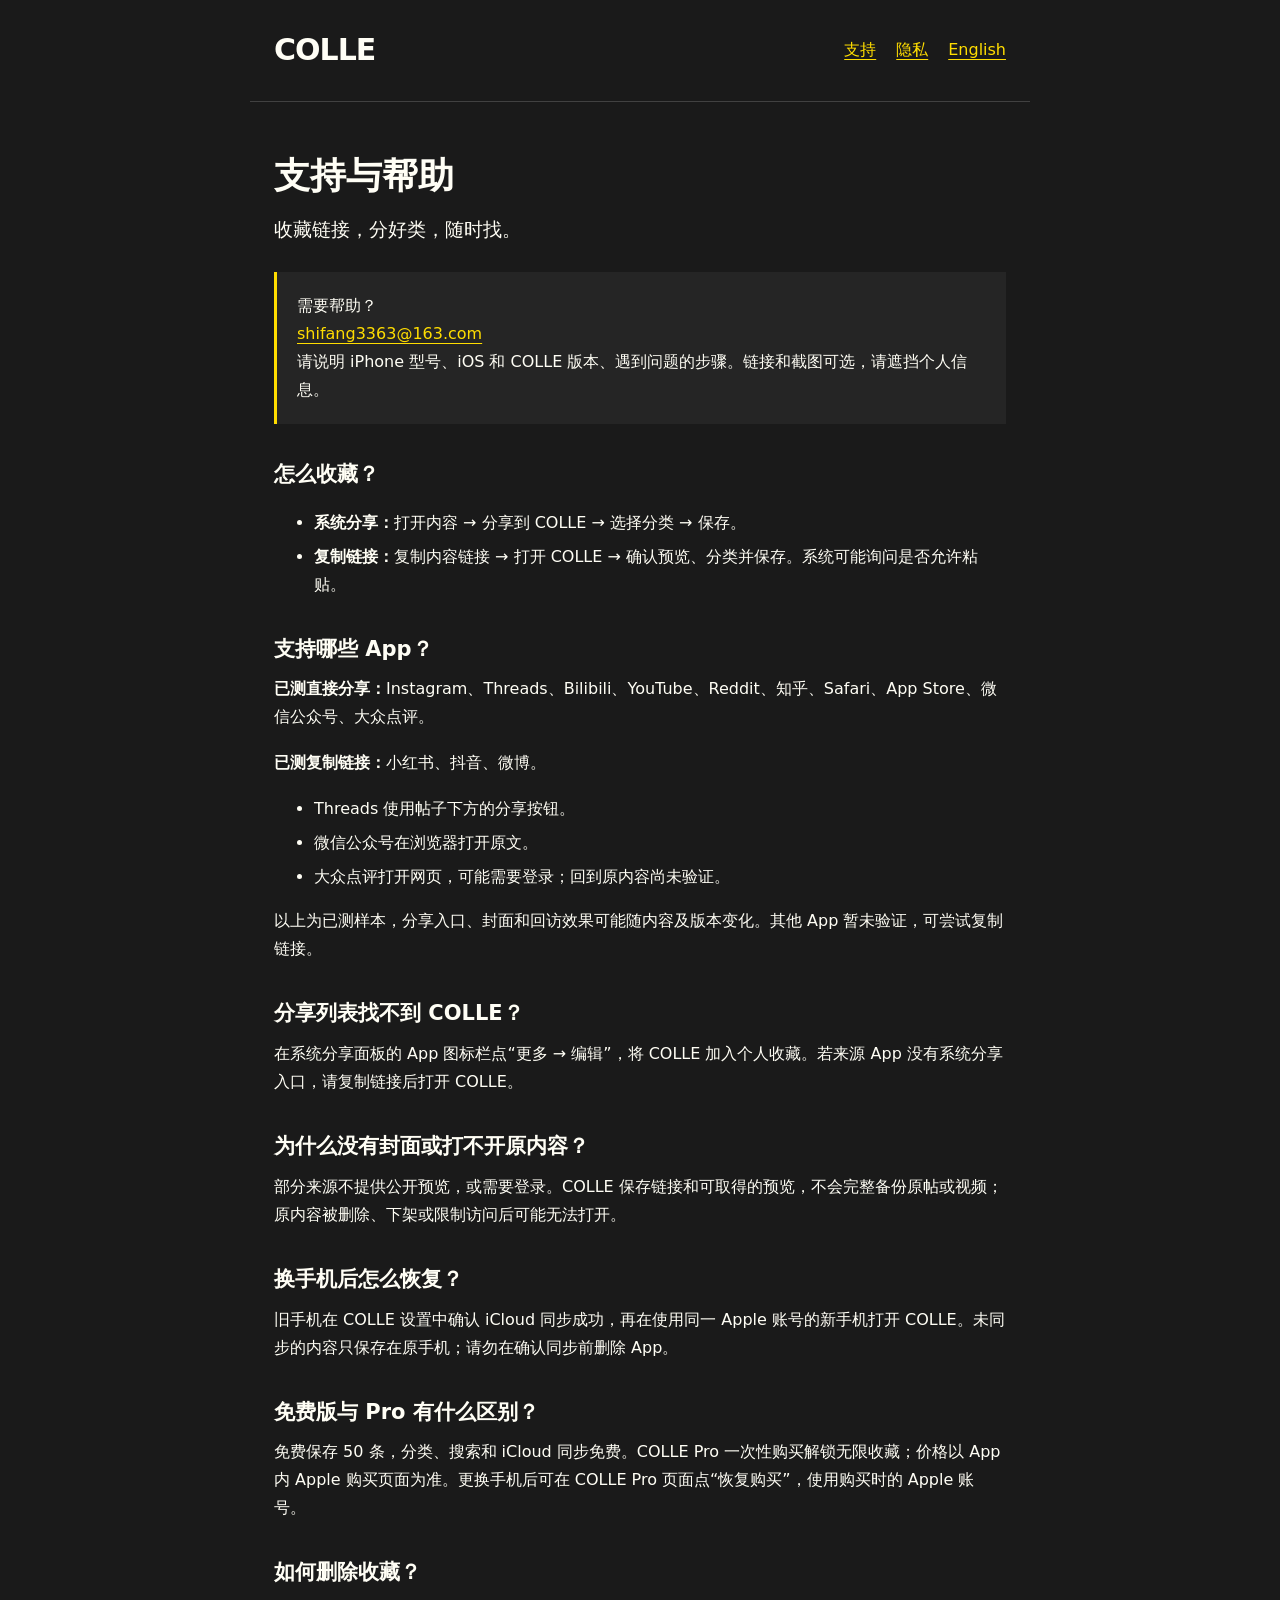
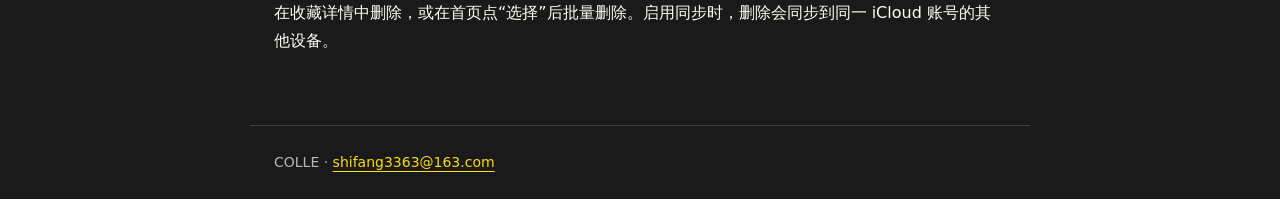
<file: index.html>
<!doctype html><html lang="zh-Hans"><head><meta charset="utf-8"><meta name="viewport" content="width=device-width,initial-scale=1"><meta name="description" content="支持与帮助 · COLLE"><title>支持与帮助 · COLLE</title><link rel="stylesheet" href="style.css"></head><body><header><a class="brand" href="index.html">COLLE</a><nav aria-label="导航"><a href="index.html">支持</a><a href="privacy.html">隐私</a><a href="support-en.html" lang="en">English</a></nav></header><main><h1>支持与帮助</h1><p class="intro">收藏链接，分好类，随时找。</p><div class="contact">需要帮助？<br><a href="mailto:shifang3363@163.com">shifang3363@163.com</a><br>请说明 iPhone 型号、iOS 和 COLLE 版本、遇到问题的步骤。链接和截图可选，请遮挡个人信息。</div>
<h2>怎么收藏？</h2><ul><li><strong>系统分享：</strong>打开内容 → 分享到 COLLE → 选择分类 → 保存。</li><li><strong>复制链接：</strong>复制内容链接 → 打开 COLLE → 确认预览、分类并保存。系统可能询问是否允许粘贴。</li></ul>
<h2>支持哪些 App？</h2><p><strong>已测直接分享：</strong>Instagram、Threads、Bilibili、YouTube、Reddit、知乎、Safari、App Store、微信公众号、大众点评。</p><p><strong>已测复制链接：</strong>小红书、抖音、微博。</p><ul><li>Threads 使用帖子下方的分享按钮。</li><li>微信公众号在浏览器打开原文。</li><li>大众点评打开网页，可能需要登录；回到原内容尚未验证。</li></ul><p>以上为已测样本，分享入口、封面和回访效果可能随内容及版本变化。其他 App 暂未验证，可尝试复制链接。</p>
<h2>分享列表找不到 COLLE？</h2><p>在系统分享面板的 App 图标栏点“更多 → 编辑”，将 COLLE 加入个人收藏。若来源 App 没有系统分享入口，请复制链接后打开 COLLE。</p>
<h2>为什么没有封面或打不开原内容？</h2><p>部分来源不提供公开预览，或需要登录。COLLE 保存链接和可取得的预览，不会完整备份原帖或视频；原内容被删除、下架或限制访问后可能无法打开。</p>
<h2>换手机后怎么恢复？</h2><p>旧手机在 COLLE 设置中确认 iCloud 同步成功，再在使用同一 Apple 账号的新手机打开 COLLE。未同步的内容只保存在原手机；请勿在确认同步前删除 App。</p>
<h2>免费版与 Pro 有什么区别？</h2><p>免费保存 50 条，分类、搜索和 iCloud 同步免费。COLLE Pro 一次性购买解锁无限收藏；价格以 App 内 Apple 购买页面为准。更换手机后可在 COLLE Pro 页面点“恢复购买”，使用购买时的 Apple 账号。</p>
<h2>如何删除收藏？</h2><p>在收藏详情中删除，或在首页点“选择”后批量删除。启用同步时，删除会同步到同一 iCloud 账号的其他设备。</p></main><footer>COLLE · <a href="mailto:shifang3363@163.com">shifang3363@163.com</a></footer></body></html>
</file>
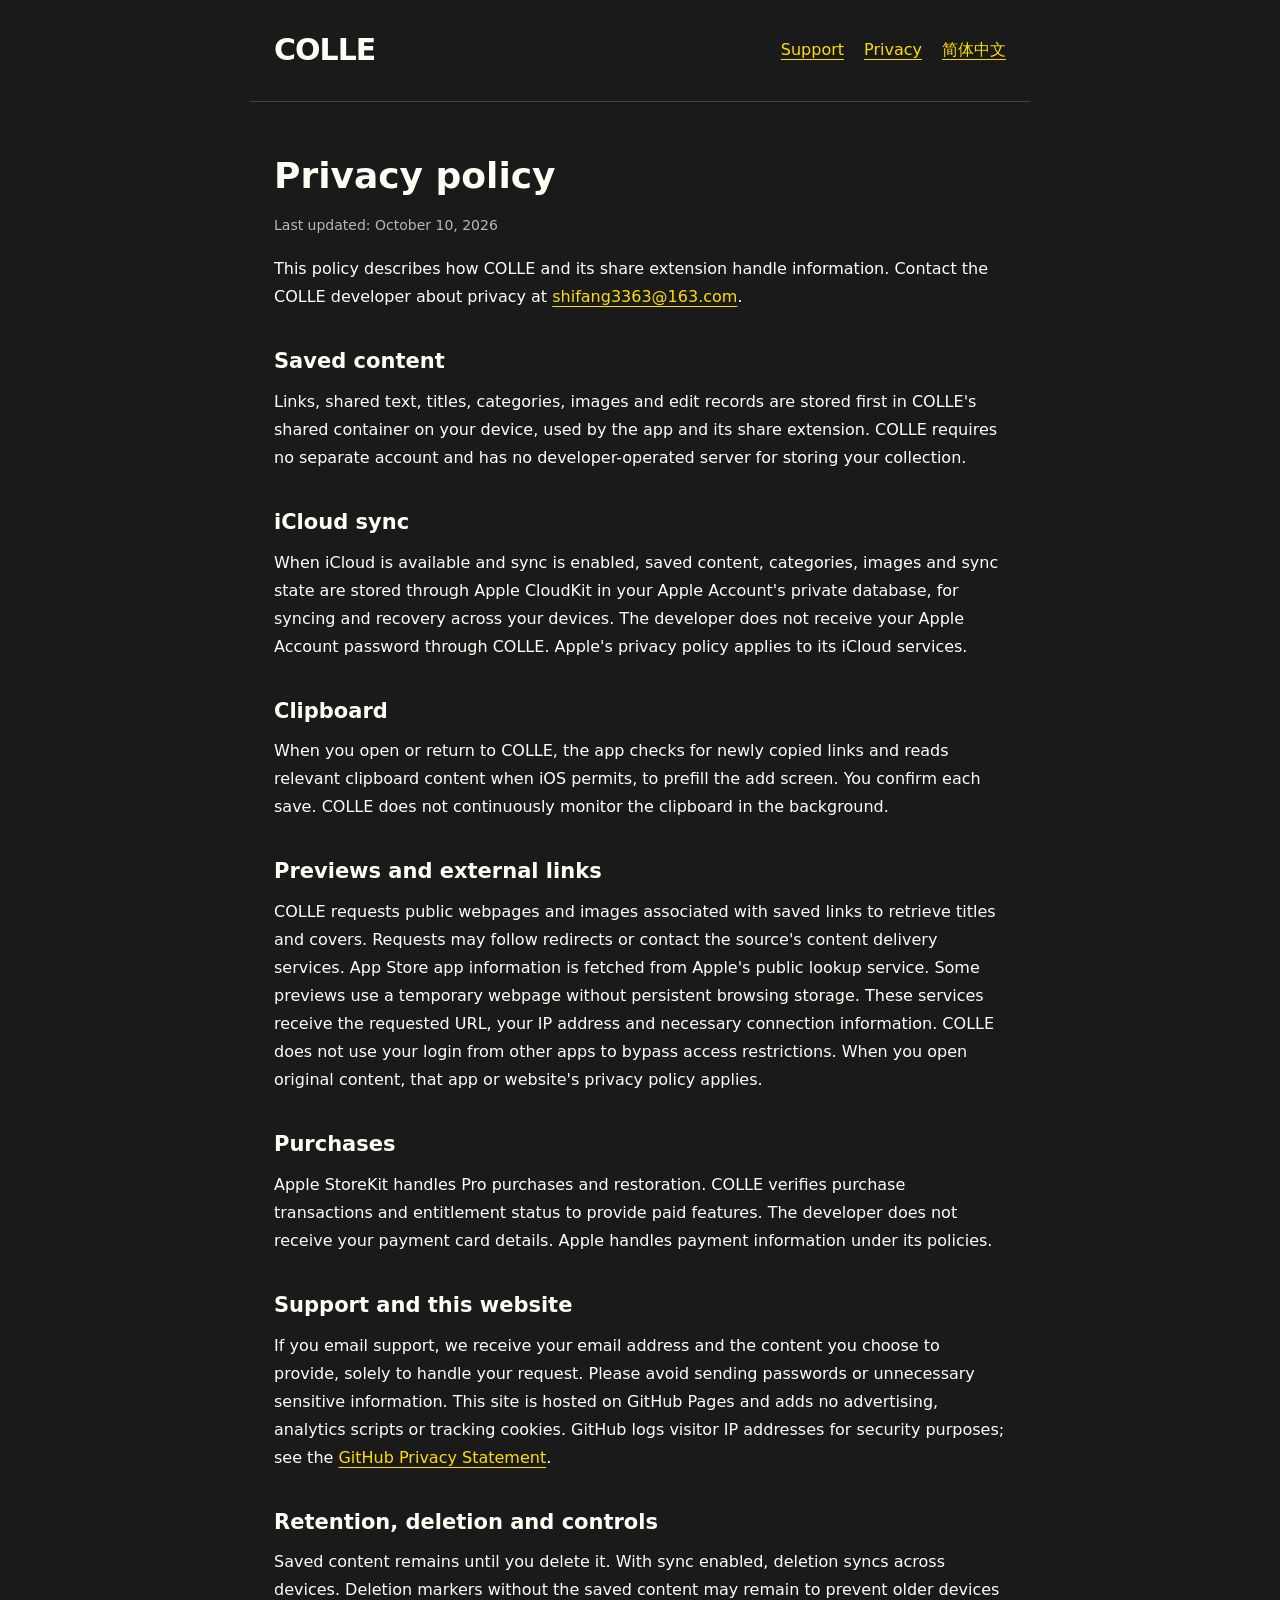
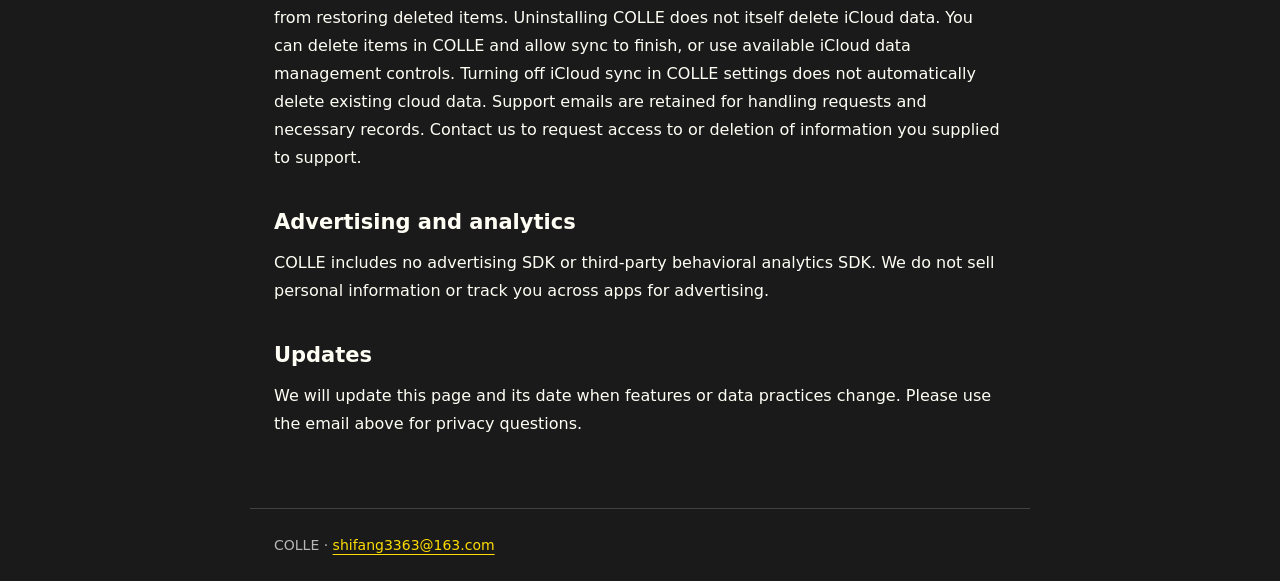
<file: privacy-en.html>
<!doctype html><html lang="en"><head><meta charset="utf-8"><meta name="viewport" content="width=device-width,initial-scale=1"><meta name="description" content="Privacy policy · COLLE"><title>Privacy policy · COLLE</title><link rel="stylesheet" href="style.css"></head><body><header><a class="brand" href="support-en.html">COLLE</a><nav aria-label="Navigation"><a href="support-en.html">Support</a><a href="privacy-en.html">Privacy</a><a href="privacy.html" lang="zh-Hans">简体中文</a></nav></header><main><h1>Privacy policy</h1><p class="meta">Last updated: October 10, 2026</p><p>This policy describes how COLLE and its share extension handle information. Contact the COLLE developer about privacy at <a href="mailto:shifang3363@163.com">shifang3363@163.com</a>.</p>
<h2>Saved content</h2><p>Links, shared text, titles, categories, images and edit records are stored first in COLLE's shared container on your device, used by the app and its share extension. COLLE requires no separate account and has no developer-operated server for storing your collection.</p>
<h2>iCloud sync</h2><p>When iCloud is available and sync is enabled, saved content, categories, images and sync state are stored through Apple CloudKit in your Apple Account's private database, for syncing and recovery across your devices. The developer does not receive your Apple Account password through COLLE. Apple's privacy policy applies to its iCloud services.</p>
<h2>Clipboard</h2><p>When you open or return to COLLE, the app checks for newly copied links and reads relevant clipboard content when iOS permits, to prefill the add screen. You confirm each save. COLLE does not continuously monitor the clipboard in the background.</p>
<h2>Previews and external links</h2><p>COLLE requests public webpages and images associated with saved links to retrieve titles and covers. Requests may follow redirects or contact the source's content delivery services. App Store app information is fetched from Apple's public lookup service. Some previews use a temporary webpage without persistent browsing storage. These services receive the requested URL, your IP address and necessary connection information. COLLE does not use your login from other apps to bypass access restrictions. When you open original content, that app or website's privacy policy applies.</p>
<h2>Purchases</h2><p>Apple StoreKit handles Pro purchases and restoration. COLLE verifies purchase transactions and entitlement status to provide paid features. The developer does not receive your payment card details. Apple handles payment information under its policies.</p>
<h2>Support and this website</h2><p>If you email support, we receive your email address and the content you choose to provide, solely to handle your request. Please avoid sending passwords or unnecessary sensitive information. This site is hosted on GitHub Pages and adds no advertising, analytics scripts or tracking cookies. GitHub logs visitor IP addresses for security purposes; see the <a href="https://docs.github.com/en/site-policy/privacy-policies/github-general-privacy-statement">GitHub Privacy Statement</a>.</p>
<h2>Retention, deletion and controls</h2><p>Saved content remains until you delete it. With sync enabled, deletion syncs across devices. Deletion markers without the saved content may remain to prevent older devices from restoring deleted items. Uninstalling COLLE does not itself delete iCloud data. You can delete items in COLLE and allow sync to finish, or use available iCloud data management controls. Turning off iCloud sync in COLLE settings does not automatically delete existing cloud data. Support emails are retained for handling requests and necessary records. Contact us to request access to or deletion of information you supplied to support.</p>
<h2>Advertising and analytics</h2><p>COLLE includes no advertising SDK or third-party behavioral analytics SDK. We do not sell personal information or track you across apps for advertising.</p>
<h2>Updates</h2><p>We will update this page and its date when features or data practices change. Please use the email above for privacy questions.</p></main><footer>COLLE · <a href="mailto:shifang3363@163.com">shifang3363@163.com</a></footer></body></html>
</file>
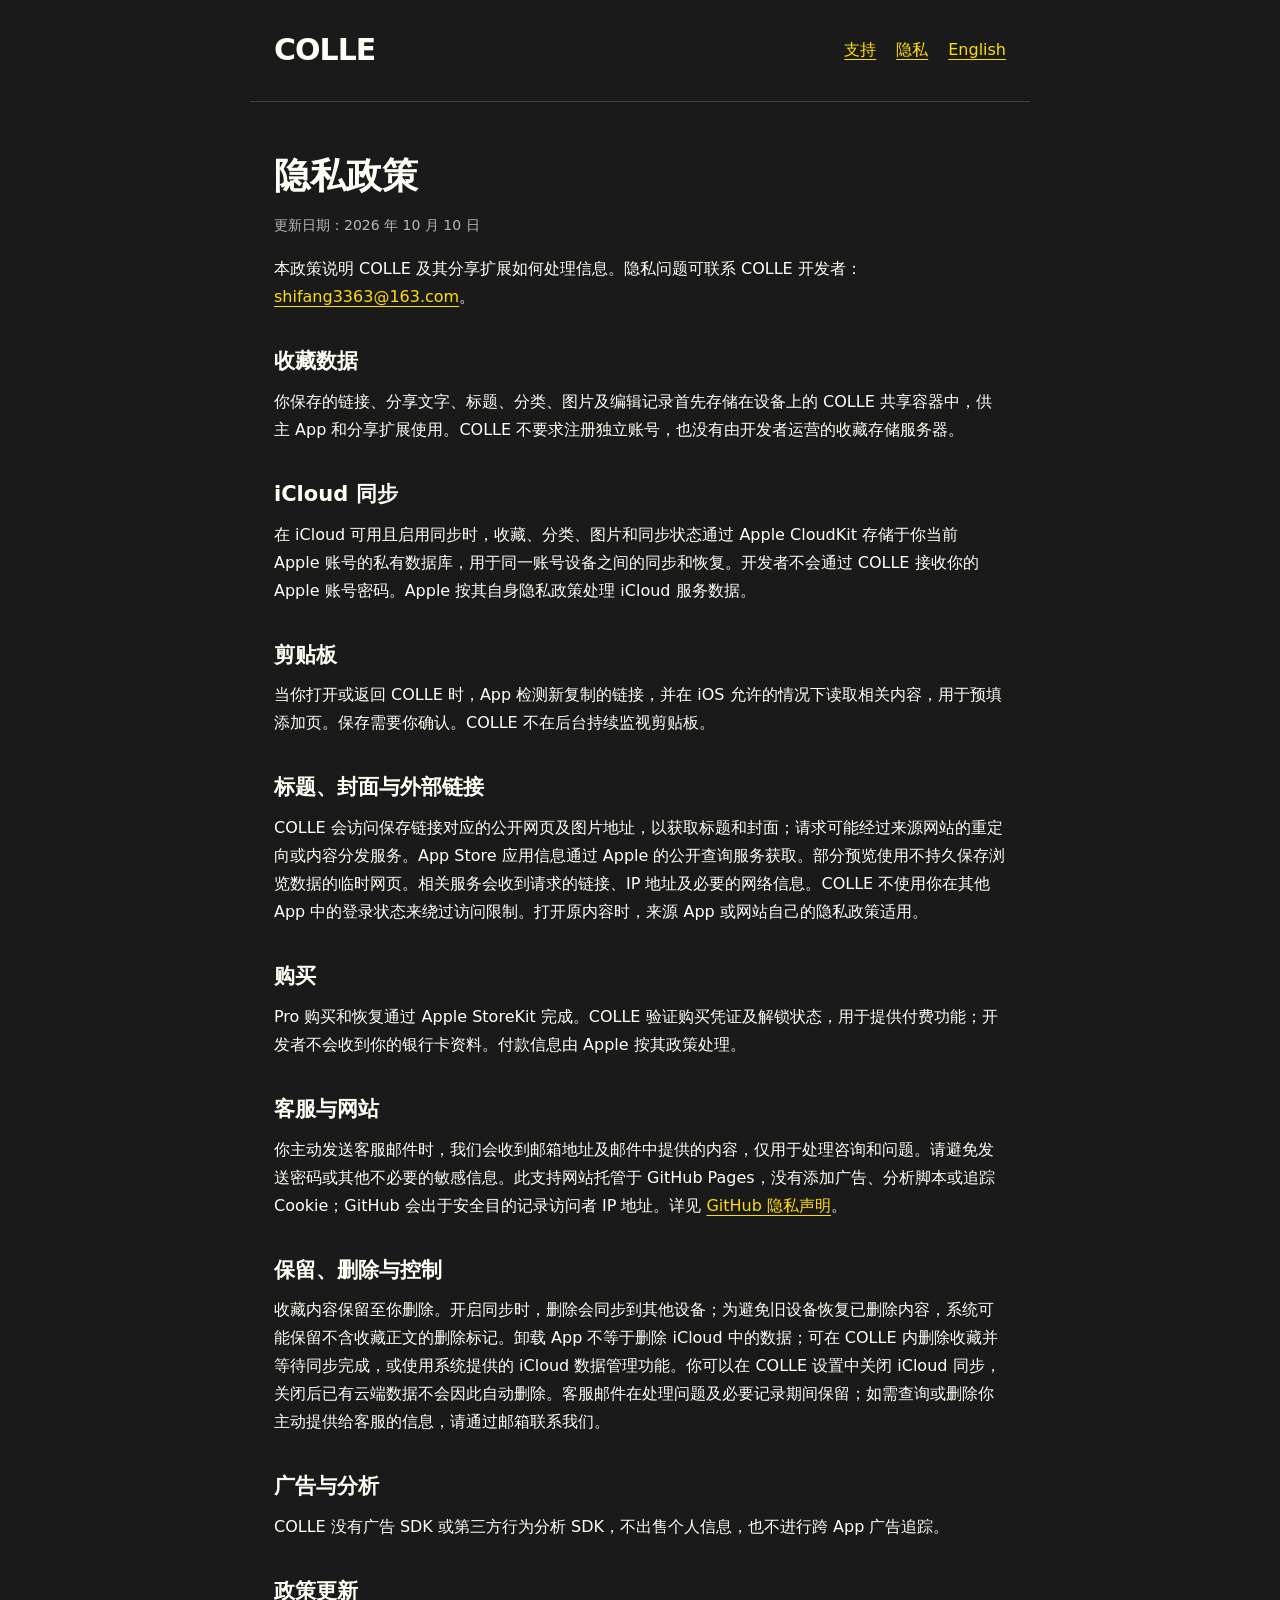
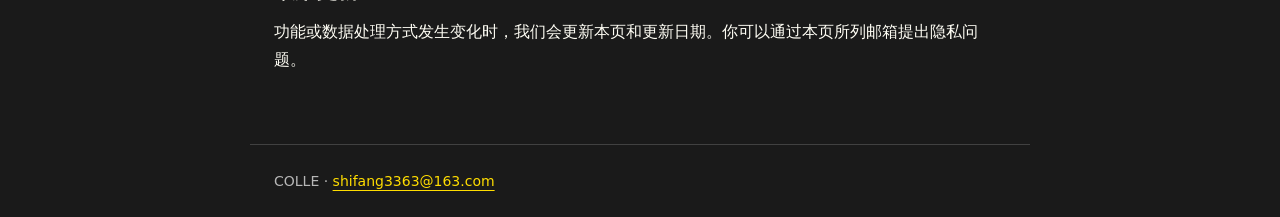
<file: privacy.html>
<!doctype html><html lang="zh-Hans"><head><meta charset="utf-8"><meta name="viewport" content="width=device-width,initial-scale=1"><meta name="description" content="隐私政策 · COLLE"><title>隐私政策 · COLLE</title><link rel="stylesheet" href="style.css"></head><body><header><a class="brand" href="index.html">COLLE</a><nav aria-label="导航"><a href="index.html">支持</a><a href="privacy.html">隐私</a><a href="privacy-en.html" lang="en">English</a></nav></header><main><h1>隐私政策</h1><p class="meta">更新日期：2026 年 10 月 10 日</p><p>本政策说明 COLLE 及其分享扩展如何处理信息。隐私问题可联系 COLLE 开发者：<a href="mailto:shifang3363@163.com">shifang3363@163.com</a>。</p>
<h2>收藏数据</h2><p>你保存的链接、分享文字、标题、分类、图片及编辑记录首先存储在设备上的 COLLE 共享容器中，供主 App 和分享扩展使用。COLLE 不要求注册独立账号，也没有由开发者运营的收藏存储服务器。</p>
<h2>iCloud 同步</h2><p>在 iCloud 可用且启用同步时，收藏、分类、图片和同步状态通过 Apple CloudKit 存储于你当前 Apple 账号的私有数据库，用于同一账号设备之间的同步和恢复。开发者不会通过 COLLE 接收你的 Apple 账号密码。Apple 按其自身隐私政策处理 iCloud 服务数据。</p>
<h2>剪贴板</h2><p>当你打开或返回 COLLE 时，App 检测新复制的链接，并在 iOS 允许的情况下读取相关内容，用于预填添加页。保存需要你确认。COLLE 不在后台持续监视剪贴板。</p>
<h2>标题、封面与外部链接</h2><p>COLLE 会访问保存链接对应的公开网页及图片地址，以获取标题和封面；请求可能经过来源网站的重定向或内容分发服务。App Store 应用信息通过 Apple 的公开查询服务获取。部分预览使用不持久保存浏览数据的临时网页。相关服务会收到请求的链接、IP 地址及必要的网络信息。COLLE 不使用你在其他 App 中的登录状态来绕过访问限制。打开原内容时，来源 App 或网站自己的隐私政策适用。</p>
<h2>购买</h2><p>Pro 购买和恢复通过 Apple StoreKit 完成。COLLE 验证购买凭证及解锁状态，用于提供付费功能；开发者不会收到你的银行卡资料。付款信息由 Apple 按其政策处理。</p>
<h2>客服与网站</h2><p>你主动发送客服邮件时，我们会收到邮箱地址及邮件中提供的内容，仅用于处理咨询和问题。请避免发送密码或其他不必要的敏感信息。此支持网站托管于 GitHub Pages，没有添加广告、分析脚本或追踪 Cookie；GitHub 会出于安全目的记录访问者 IP 地址。详见 <a href="https://docs.github.com/en/site-policy/privacy-policies/github-general-privacy-statement">GitHub 隐私声明</a>。</p>
<h2>保留、删除与控制</h2><p>收藏内容保留至你删除。开启同步时，删除会同步到其他设备；为避免旧设备恢复已删除内容，系统可能保留不含收藏正文的删除标记。卸载 App 不等于删除 iCloud 中的数据；可在 COLLE 内删除收藏并等待同步完成，或使用系统提供的 iCloud 数据管理功能。你可以在 COLLE 设置中关闭 iCloud 同步，关闭后已有云端数据不会因此自动删除。客服邮件在处理问题及必要记录期间保留；如需查询或删除你主动提供给客服的信息，请通过邮箱联系我们。</p>
<h2>广告与分析</h2><p>COLLE 没有广告 SDK 或第三方行为分析 SDK，不出售个人信息，也不进行跨 App 广告追踪。</p>
<h2>政策更新</h2><p>功能或数据处理方式发生变化时，我们会更新本页和更新日期。你可以通过本页所列邮箱提出隐私问题。</p></main><footer>COLLE · <a href="mailto:shifang3363@163.com">shifang3363@163.com</a></footer></body></html>
</file>
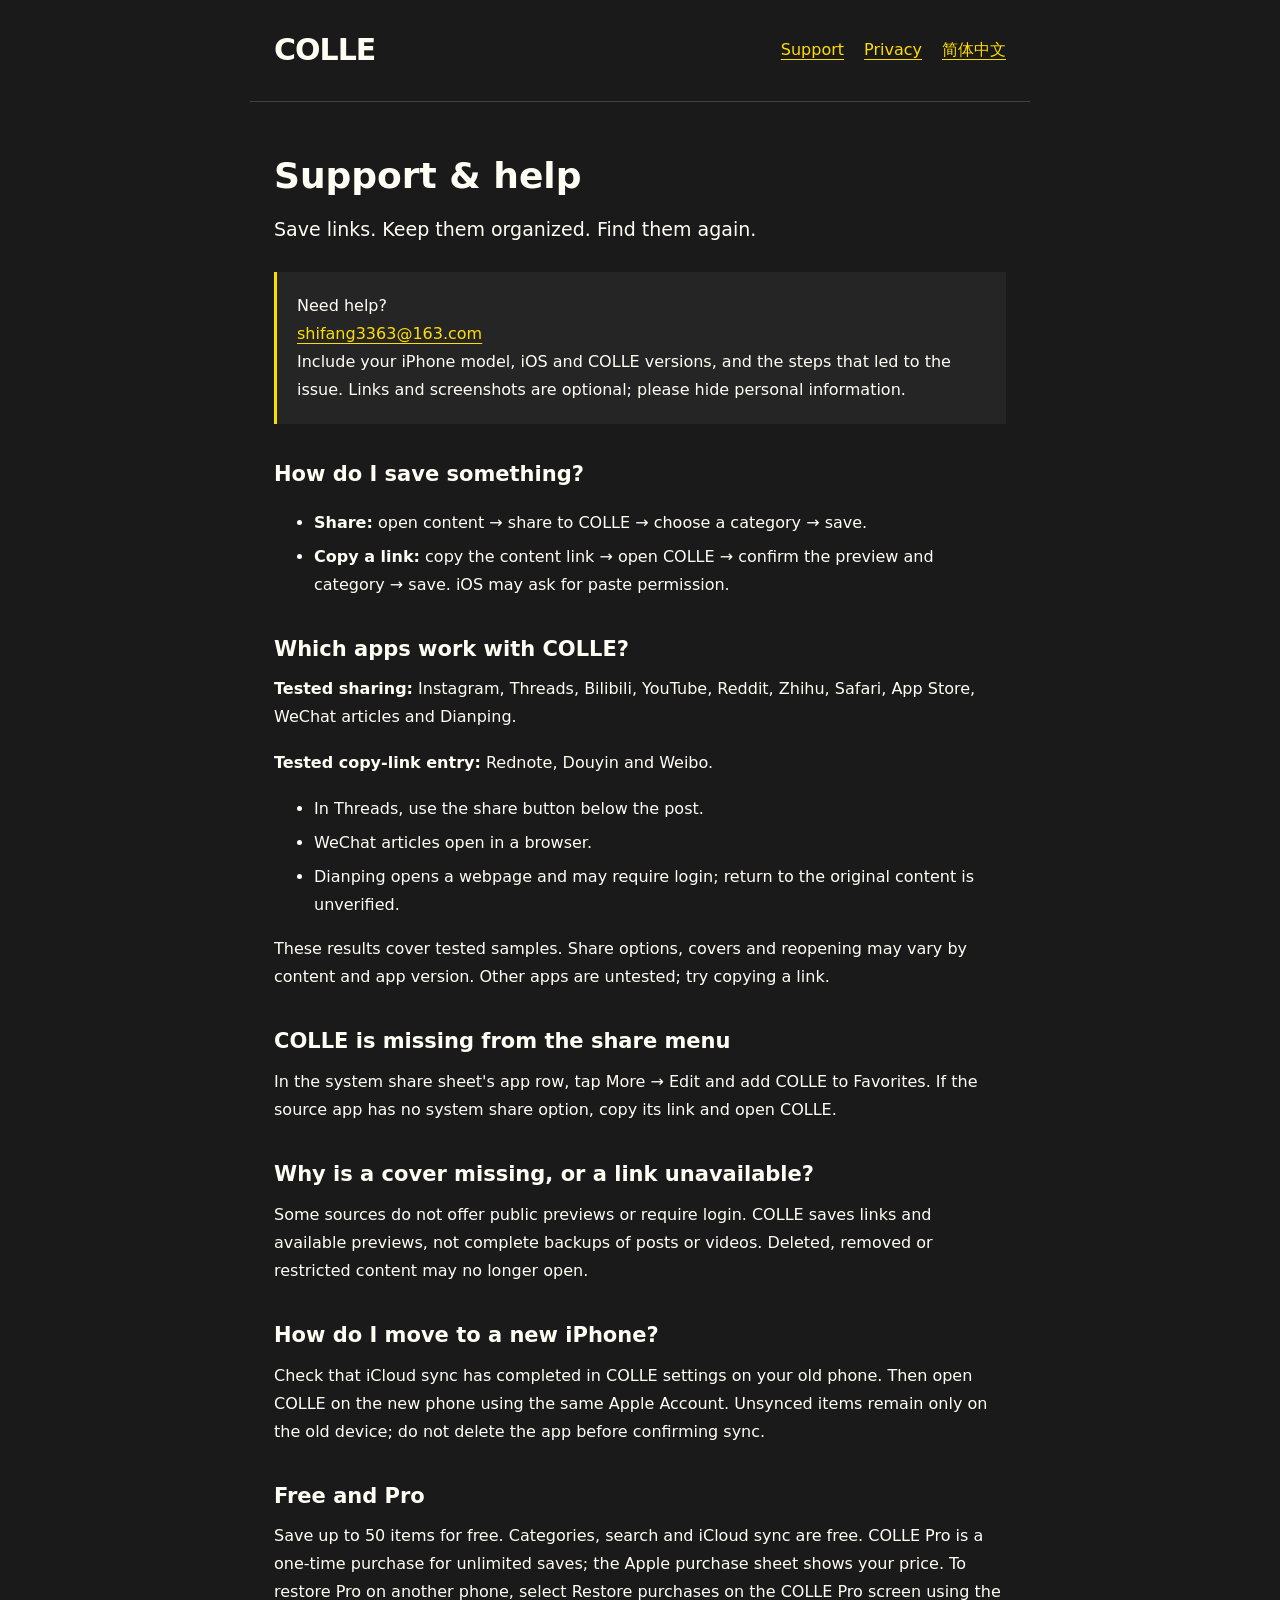
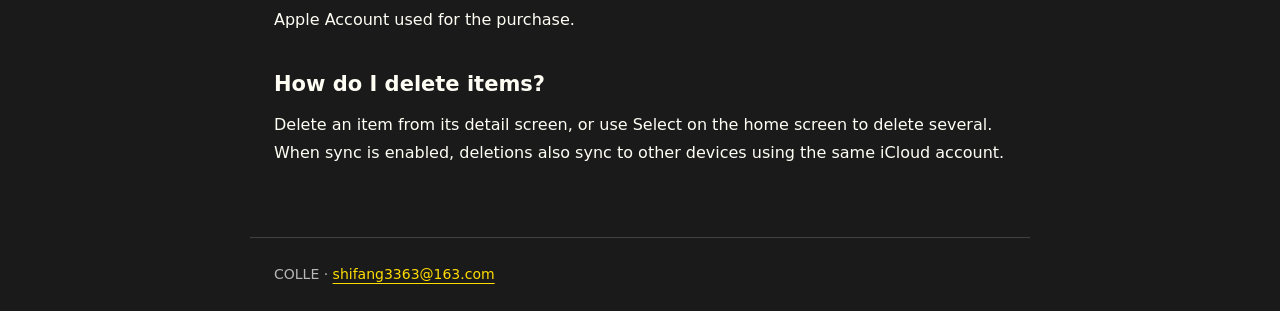
<file: support-en.html>
<!doctype html><html lang="en"><head><meta charset="utf-8"><meta name="viewport" content="width=device-width,initial-scale=1"><meta name="description" content="Support &amp; help · COLLE"><title>Support &amp; help · COLLE</title><link rel="stylesheet" href="style.css"></head><body><header><a class="brand" href="support-en.html">COLLE</a><nav aria-label="Navigation"><a href="support-en.html">Support</a><a href="privacy-en.html">Privacy</a><a href="index.html" lang="zh-Hans">简体中文</a></nav></header><main><h1>Support & help</h1><p class="intro">Save links. Keep them organized. Find them again.</p><div class="contact">Need help?<br><a href="mailto:shifang3363@163.com">shifang3363@163.com</a><br>Include your iPhone model, iOS and COLLE versions, and the steps that led to the issue. Links and screenshots are optional; please hide personal information.</div>
<h2>How do I save something?</h2><ul><li><strong>Share:</strong> open content → share to COLLE → choose a category → save.</li><li><strong>Copy a link:</strong> copy the content link → open COLLE → confirm the preview and category → save. iOS may ask for paste permission.</li></ul>
<h2>Which apps work with COLLE?</h2><p><strong>Tested sharing:</strong> Instagram, Threads, Bilibili, YouTube, Reddit, Zhihu, Safari, App Store, WeChat articles and Dianping.</p><p><strong>Tested copy-link entry:</strong> Rednote, Douyin and Weibo.</p><ul><li>In Threads, use the share button below the post.</li><li>WeChat articles open in a browser.</li><li>Dianping opens a webpage and may require login; return to the original content is unverified.</li></ul><p>These results cover tested samples. Share options, covers and reopening may vary by content and app version. Other apps are untested; try copying a link.</p>
<h2>COLLE is missing from the share menu</h2><p>In the system share sheet's app row, tap More → Edit and add COLLE to Favorites. If the source app has no system share option, copy its link and open COLLE.</p>
<h2>Why is a cover missing, or a link unavailable?</h2><p>Some sources do not offer public previews or require login. COLLE saves links and available previews, not complete backups of posts or videos. Deleted, removed or restricted content may no longer open.</p>
<h2>How do I move to a new iPhone?</h2><p>Check that iCloud sync has completed in COLLE settings on your old phone. Then open COLLE on the new phone using the same Apple Account. Unsynced items remain only on the old device; do not delete the app before confirming sync.</p>
<h2>Free and Pro</h2><p>Save up to 50 items for free. Categories, search and iCloud sync are free. COLLE Pro is a one-time purchase for unlimited saves; the Apple purchase sheet shows your price. To restore Pro on another phone, select Restore purchases on the COLLE Pro screen using the Apple Account used for the purchase.</p>
<h2>How do I delete items?</h2><p>Delete an item from its detail screen, or use Select on the home screen to delete several. When sync is enabled, deletions also sync to other devices using the same iCloud account.</p></main><footer>COLLE · <a href="mailto:shifang3363@163.com">shifang3363@163.com</a></footer></body></html>
</file>
<file: style.css>
*{box-sizing:border-box}body{margin:0;background:#1a1a1a;color:#fffef5;font:16px/1.75 system-ui,-apple-system,sans-serif}main,header,footer{max-width:780px;margin:auto;padding:24px}header{display:flex;align-items:center;justify-content:space-between;gap:20px;border-bottom:1px solid #414141}a{color:#ffdd00;text-underline-offset:4px}nav{display:flex;gap:20px;flex-wrap:wrap}.brand{font-size:30px;font-weight:900;letter-spacing:-1px;color:#fffef5;text-decoration:none}h1{font-size:36px;line-height:1.2;margin:28px 0 16px}h2{font-size:21px;margin:32px 0 8px}p{margin:8px 0 18px}.meta,footer{color:#b7b7b7;font-size:14px}.intro{font-size:19px}.contact{padding:20px;background:#252525;border-left:3px solid #ffdd00;margin:26px 0;overflow-wrap:anywhere}li{margin:6px 0}footer{border-top:1px solid #414141;margin-top:28px}@media(max-width:500px){header,main,footer{padding:20px}h1{font-size:30px}nav{gap:12px;font-size:14px}}
</file>
